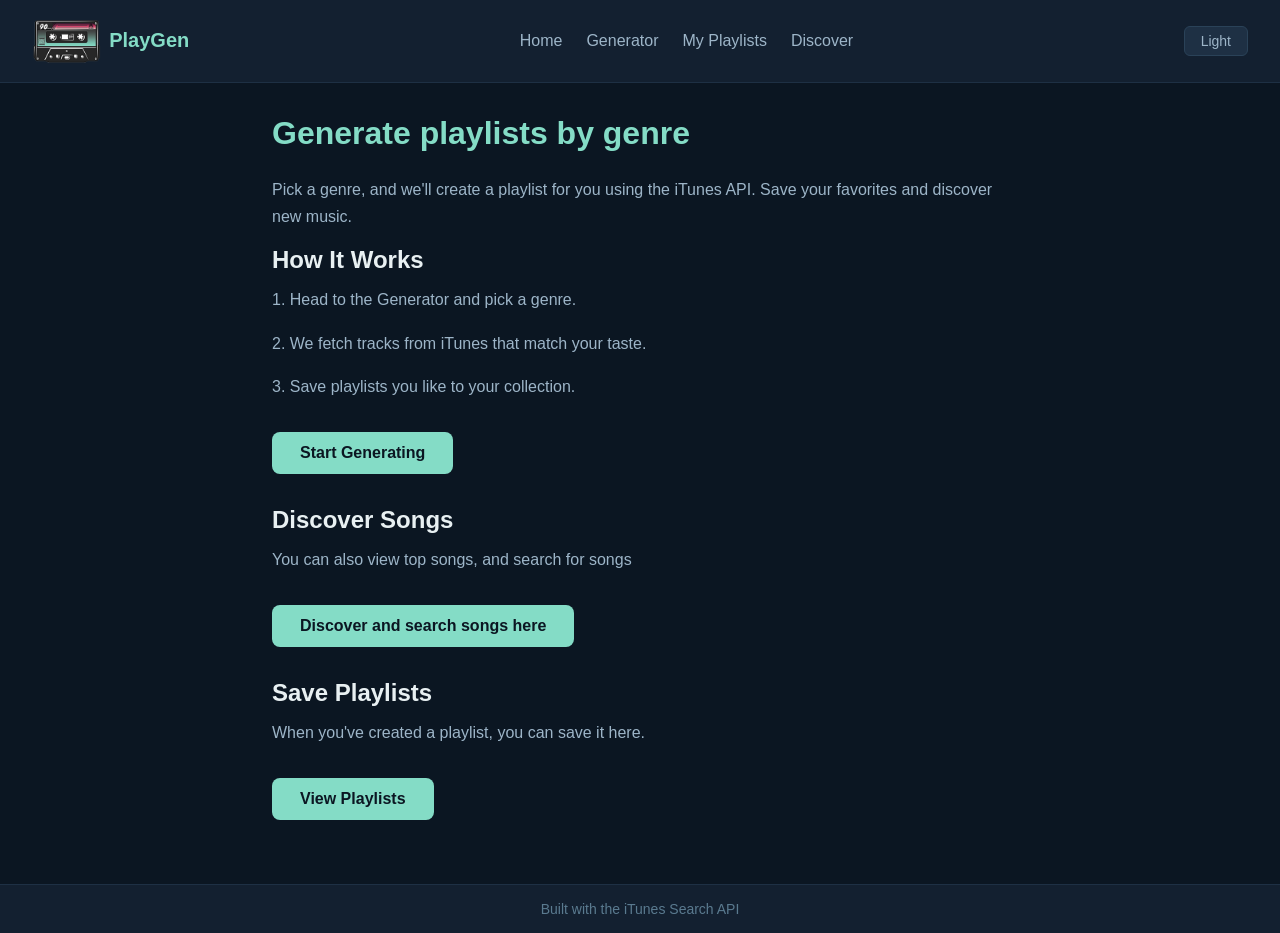
<file: index.html>
<!DOCTYPE html>
<html lang="en">
<head>
  <meta charset="UTF-8">
  <meta name="viewport" content="width=device-width, initial-scale=1.0">
  <title>PlaylistGen</title>
  <link rel="stylesheet" href="css/style.css">
</head>
<body>

  <header class="navbar">
    <div class="burgerContainer" id="burgerBtn">
      <div class="burger">
        <div></div>
        <div></div>
        <div></div>
      </div>
    </div>
    <div class="logo"><a href="index.html"><img class="logo-img" src="img/logo.png" alt="logo"> <span class="logo-text">PlayGen</span></a></div>
    <button id="themeToggle" class="theme-button">Light</button>
    <nav class="mainNav" id="mainNav">
      <ul>
        <li><a href="index.html">Home</a></li>
        <li><a href="generator.html">Generator</a></li>
        <li><a href="my_playlist.html">My Playlists</a></li>
        <li><a href="discover.html">Discover</a></li>
      </ul>
    </nav>
  </header>

  <nav class="desktop">
    <div class="logo"><a href="index.html"><img class="logo-img" src="img/logo.png" alt="logo"> <span class="logo-text">PlayGen</span></a></div>
    <ul>
      <li><a href="index.html">Home</a></li>
      <li><a href="generator.html">Generator</a></li>
      <li><a href="my_playlist.html">My Playlists</a></li>
      <li><a href="discover.html">Discover</a></li>
    </ul>
    <button class="theme-button desktop-theme" id="themeToggleDesktop">Light</button>
  </nav>

  <main>
    <div>
      <h1>Generate playlists by genre</h1>
      <p>Pick a genre, and we'll create a playlist for you using the iTunes API. Save your favorites and discover new music.</p>
      <h2>How It Works</h2>
      <p>1. Head to the Generator and pick a genre.</p>
      <p>2. We fetch tracks from iTunes that match your taste.</p>
      <p>3. Save playlists you like to your collection.</p>
      <a href="generator.html" class="cta-button">Start Generating</a>
    </div>

    <div class="discover">
      <h2>Discover Songs</h2>
      <p>You can also view top songs, and search for songs</p>
      <a href="discover.html" class="cta-button">Discover and search songs here</a>
    </div>

    <div class="playlists">
      <h2>Save Playlists</h2>
      <p>When you've created a playlist, you can save it here.</p>
      <a href="my_playlist.html" class="cta-button">View Playlists</a>
    </div>
  </main>

  <footer>Built with the iTunes Search API</footer>
  <script src="js/main.js"></script>
</body>
</html>
</file>
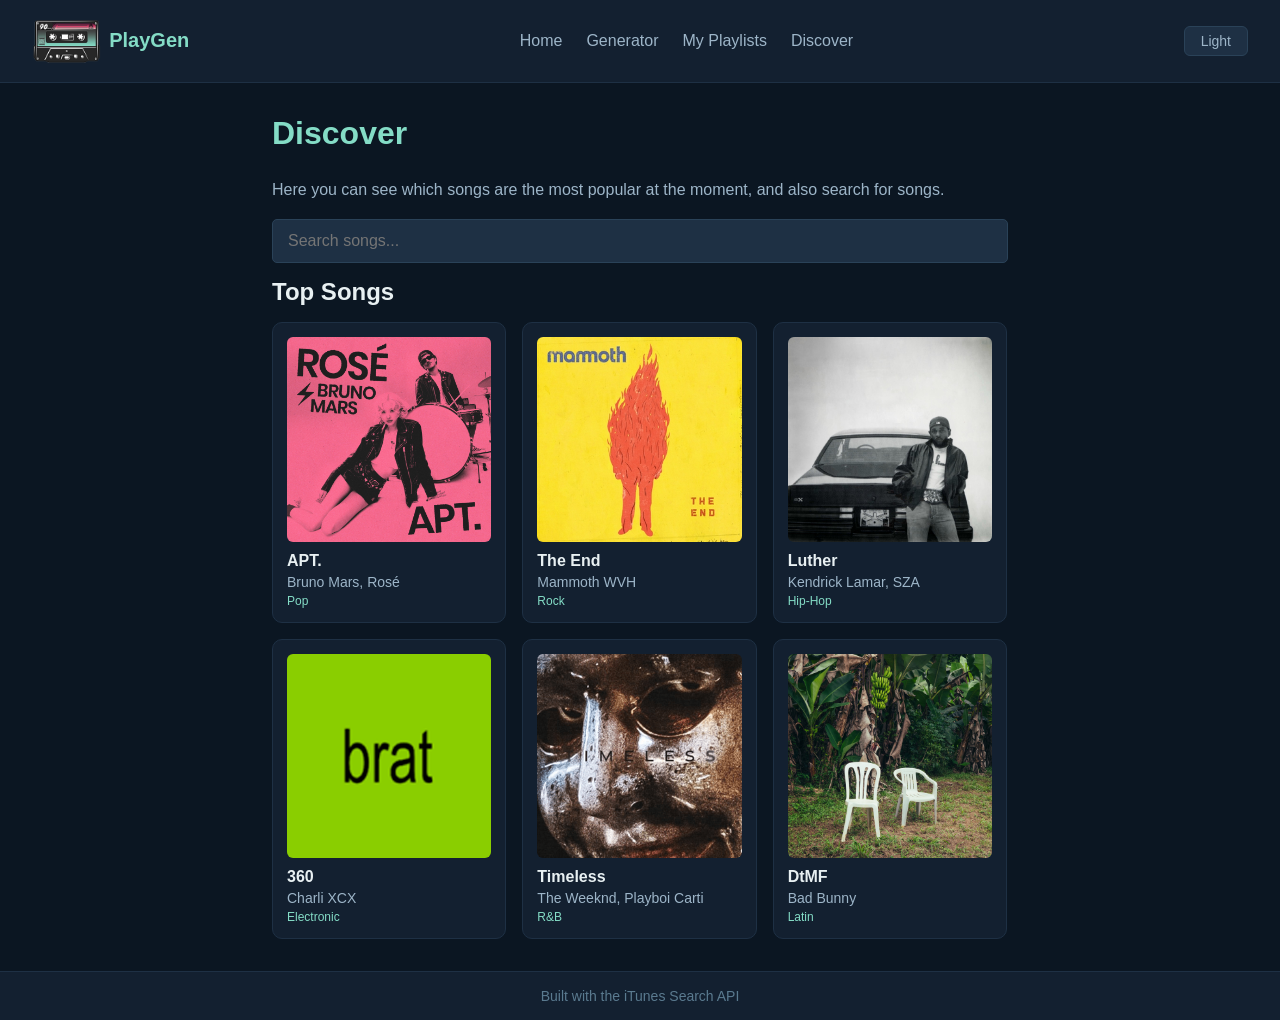
<file: discover.html>
<!DOCTYPE html>
<html lang="en">
<head>
  <meta charset="UTF-8">
  <meta name="viewport" content="width=device-width, initial-scale=1.0">
  <title>Discover - PlaylistGen</title>
  <link rel="stylesheet" href="css/style.css">
</head>
<body>

  <header class="navbar">
    <div class="burgerContainer" id="burgerBtn">
      <div class="burger">
        <div></div>
        <div></div>
        <div></div>
      </div>
    </div>
    <div class="logo"><a href="index.html"><img class="logo-img" src="img/logo.png" alt="logo"> <span class="logo-text">PlayGen</span></a></div>
    <button id="themeToggle" class="theme-button">Light</button>
    <nav class="mainNav" id="mainNav">
      <ul>
        <li><a href="index.html">Home</a></li>
        <li><a href="generator.html">Generator</a></li>
        <li><a href="my_playlist.html">My Playlists</a></li>
        <li><a href="discover.html">Discover</a></li>
      </ul>
    </nav>
  </header>

  <nav class="desktop">
    <div class="logo"><a href="index.html"><img class="logo-img" src="img/logo.png" alt="logo"> <span class="logo-text">PlayGen</span></a></div>
    <ul>
      <li><a href="index.html">Home</a></li>
      <li><a href="generator.html">Generator</a></li>
      <li><a href="my_playlist.html">My Playlists</a></li>
      <li><a href="discover.html">Discover</a></li>
    </ul>
    <button class="theme-button desktop-theme" id="themeToggleDesktop">Light</button>
  </nav>

  <main>
    <h1>Discover</h1>
    <p>Here you can see which songs are the most popular at the moment, and also search for songs.</p>
    <div class="article-filters">
      <input type="text" id="searchBar" placeholder="Search songs...">
    </div>
    <div class="top_songs">
      <h2>Top Songs</h2>
      <div class="song-grid">
        <div class="song-card">
          <img class="song-card-img" src="img/album_cover_pop.jpeg" alt="Album cover">
          <div class="song-card-title">APT.</div>
          <div class="song-card-artist">Bruno Mars, Rosé</div>
          <div class="song-card-genre">Pop</div>
        </div>
        <div class="song-card">
          <img class="song-card-img" src="img/album_cover_rock.jpg" alt="Album cover">
          <div class="song-card-title">The End</div>
          <div class="song-card-artist">Mammoth WVH</div>
          <div class="song-card-genre">Rock</div>
        </div>
        <div class="song-card">
          <img class="song-card-img" src="img/album_cover_hip-hop.jpg" alt="Album cover">
          <div class="song-card-title">Luther</div>
          <div class="song-card-artist">Kendrick Lamar, SZA</div>
          <div class="song-card-genre">Hip-Hop</div>
        </div>
        <div class="song-card">
          <img class="song-card-img" src="img/album_cover_electronic.png" alt="Album cover">
          <div class="song-card-title">360</div>
          <div class="song-card-artist">Charli XCX</div>
          <div class="song-card-genre">Electronic</div>
        </div>
        <div class="song-card">
          <img class="song-card-img" src="img/album_cover_rnb.png" alt="Album cover">
          <div class="song-card-title">Timeless</div>
          <div class="song-card-artist">The Weeknd, Playboi Carti</div>
          <div class="song-card-genre">R&B</div>
        </div>
        <div class="song-card">
          <img class="song-card-img" src="img/album_cover_latin.jpg" alt="Album cover">
          <div class="song-card-title">DtMF</div>
          <div class="song-card-artist">Bad Bunny</div>
          <div class="song-card-genre">Latin</div>
        </div>
      </div>
    </div>
  </main>

  <footer>Built with the iTunes Search API</footer>
  <script src="js/main.js"></script>
</body>
</html>
</file>
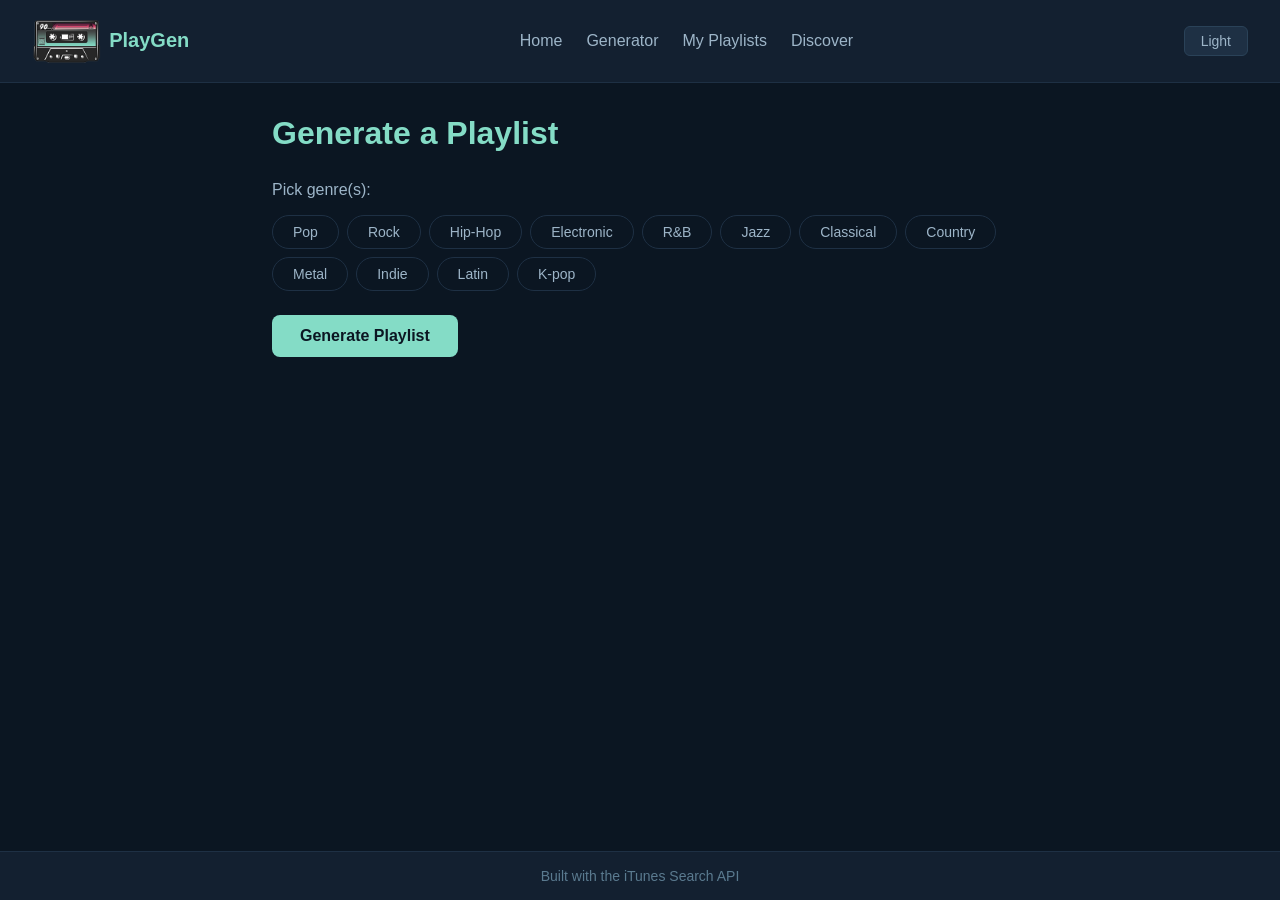
<file: generator.html>
<!DOCTYPE html>
<html lang="en">
<head>
  <meta charset="UTF-8">
  <meta name="viewport" content="width=device-width, initial-scale=1.0">
  <title>Generator - PlaylistGen</title>
  <link rel="stylesheet" href="css/style.css">
</head>
<body>

  <header class="navbar">
    <div class="burgerContainer" id="burgerBtn">
      <div class="burger">
        <div></div>
        <div></div>
        <div></div> 
      </div>
    </div>
    <div class="logo"><a href="index.html"><img class="logo-img" src="img/logo.png" alt="logo"> <span class="logo-text">PlayGen</span></a></div>
    <button id="themeToggle" class="theme-button">Light</button>
    <nav class="mainNav" id="mainNav">
      <ul>
        <li><a href="index.html">Home</a></li>
        <li><a href="generator.html">Generator</a></li>
        <li><a href="my_playlist.html">My Playlists</a></li>
        <li><a href="discover.html">Discover</a></li>
      </ul>
    </nav>
  </header>

  <nav class="desktop">
    <div class="logo"><a href="index.html"><img class="logo-img" src="img/logo.png" alt="logo"> <span class="logo-text">PlayGen</span></a></div>
    <ul>
      <li><a href="index.html">Home</a></li>
      <li><a href="generator.html">Generator</a></li>
      <li><a href="my_playlist.html">My Playlists</a></li>
      <li><a href="discover.html">Discover</a></li>
    </ul>
    <button class="theme-button desktop-theme" id="themeToggleDesktop">Light</button>
  </nav>

  <main>
    <h1>Generate a Playlist</h1>
    <div class="genre-section">
      <p>Pick genre(s):</p>
      <div class="genre-buttons" id="genres">
        <a href="#" class="genre-btn">Pop</a>
        <a href="#" class="genre-btn">Rock</a>
        <a href="#" class="genre-btn">Hip-Hop</a>
        <a href="#" class="genre-btn">Electronic</a>
        <a href="#" class="genre-btn">R&B</a>
        <a href="#" class="genre-btn">Jazz</a>
        <a href="#" class="genre-btn">Classical</a>
        <a href="#" class="genre-btn">Country</a>
        <a href="#" class="genre-btn">Metal</a>
        <a href="#" class="genre-btn">Indie</a>
        <a href="#" class="genre-btn">Latin</a>
        <a href="#" class="genre-btn">K-pop</a>
      </div>
    </div>
    <a href="#" class="generate-btn" id="generateBtn">Generate Playlist</a>
    <div id="results" class="song-list">
      <div class="song">
        <img src="img/album_cover_pop.jpeg" alt="Album cover">
        <div class="song-info">
          <div class="song-title">APT.</div>
          <div class="song-artist">Rosé, Bruno Mars</div>
          <div class="song-genre">Pop</div>
        </div>
      </div>
      <div class="song">
        <img src="img/album_cover_rock.jpg" alt="Album cover">
        <div class="song-info">
          <div class="song-title">The End</div>
          <div class="song-artist">Mammoth WVH</div>
          <div class="song-genre">Rock</div>
        </div>
      </div>
      <div class="song">
        <img src="img/album_cover_hip-hop.jpg" alt="Album cover">
        <div class="song-info">
          <div class="song-title">Luther</div>
          <div class="song-artist">Kendrick Lamar, SZA</div>
          <div class="song-genre">Hip-Hop</div>
        </div>
      </div>
      <div class="song">
        <img src="img/album_cover_electronic.png" alt="Album cover">
        <div class="song-info">
          <div class="song-title">360</div>
          <div class="song-artist">Charli XCX</div>
          <div class="song-genre">Electronic</div>
        </div>
      </div>
      <div class="song">
        <img src="img/album_cover_rnb.png" alt="Album cover">
        <div class="song-info">
          <div class="song-title">Timeless</div>
          <div class="song-artist">The Weeknd, Playboi Carti</div>
          <div class="song-genre">R&B</div>
        </div>
      </div>
      <div class="song">
        <img src="img/album_cover_latin.jpg" alt="Album cover">
        <div class="song-info">
          <div class="song-title">DtMF</div>
          <div class="song-artist">Bad Bunny</div>
          <div class="song-genre">Latin</div>
        </div>
        </div>
        </div>
  </main>

  <footer>Built with the iTunes Search API</footer>
  <script src="js/main.js"></script>
</body>
</html>
</file>
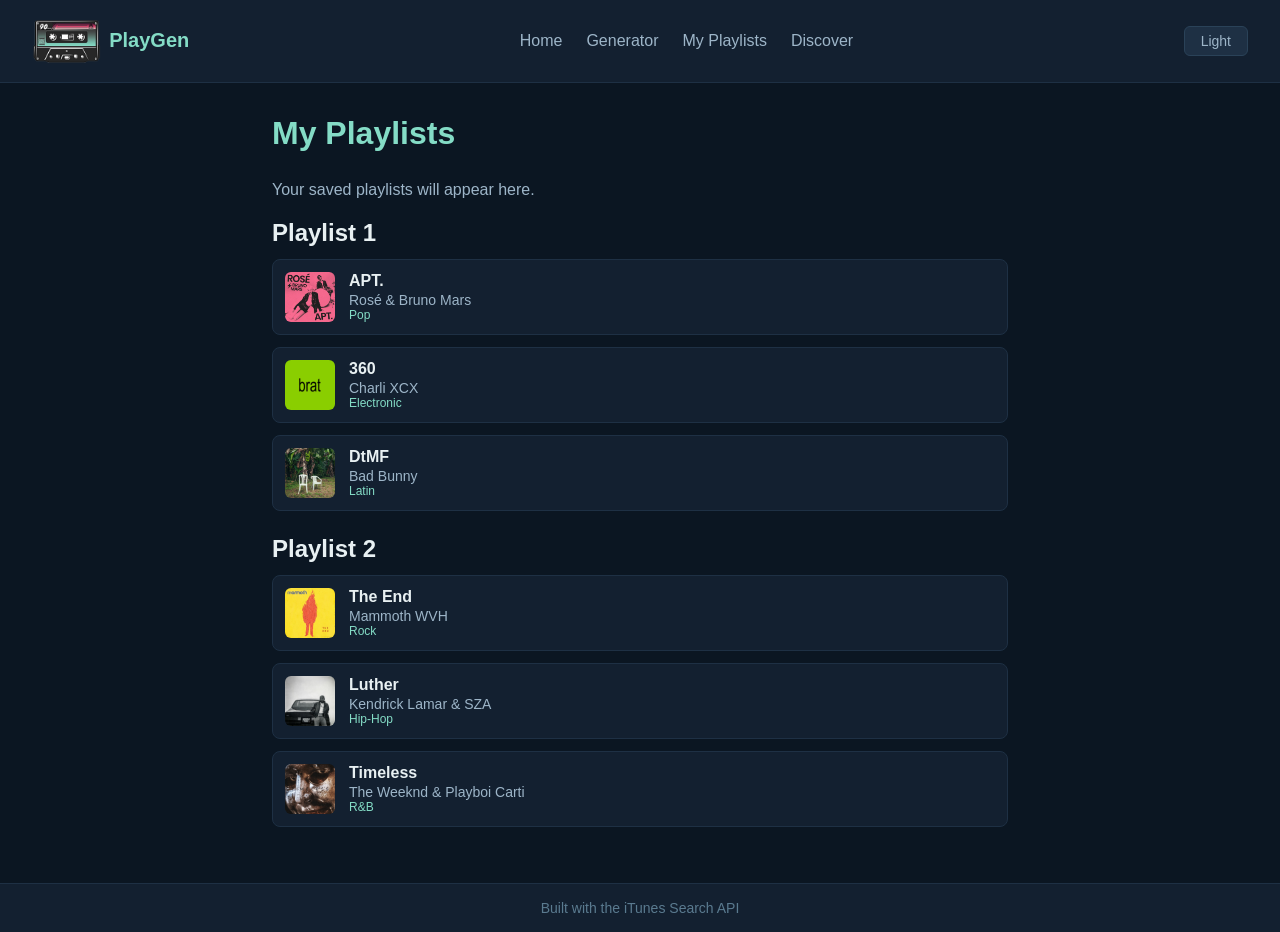
<file: my_playlist.html>
<!DOCTYPE html>
<html lang="en">
<head>
  <meta charset="UTF-8">
  <meta name="viewport" content="width=device-width, initial-scale=1.0">
  <title>My Playlists - PlaylistGen</title>
  <link rel="stylesheet" href="css/style.css">
</head>
<body>

  <header class="navbar">
    <div class="burgerContainer" id="burgerBtn">
      <div class="burger">
        <div></div>
        <div></div>
        <div></div>
      </div>
    </div>
    <div class="logo"><a href="index.html"><img class="logo-img" src="img/logo.png" alt="logo"> <span class="logo-text">PlayGen</span></a></div>
    <button id="themeToggle" class="theme-button">Light</button>
    <nav class="mainNav" id="mainNav">
      <ul>
        <li><a href="index.html">Home</a></li>
        <li><a href="generator.html">Generator</a></li>
        <li><a href="my_playlist.html">My Playlists</a></li>
        <li><a href="discover.html">Discover</a></li>
      </ul>
    </nav>
  </header>

  <nav class="desktop">
    <div class="logo"><a href="index.html"><img class="logo-img" src="img/logo.png" alt="logo"> <span class="logo-text">PlayGen</span></a></div>
    <ul>
      <li><a href="index.html">Home</a></li>
      <li><a href="generator.html">Generator</a></li>
      <li><a href="my_playlist.html">My Playlists</a></li>
      <li><a href="discover.html">Discover</a></li>
    </ul>
    <button class="theme-button desktop-theme" id="themeToggleDesktop">Light</button>
  </nav>

  <main>
    <h1>My Playlists</h1>
    <p>Your saved playlists will appear here.</p>
 
    <h2>Playlist 1</h2>
    <div class="song-list">
      <div class="song">
        <img src="img/album_cover_pop.jpeg" alt="Album cover">
        <div class="song-info">
          <div class="song-title">APT.</div>
          <div class="song-artist">Rosé & Bruno Mars</div>
          <div class="song-genre">Pop</div>
        </div>
      </div>
      <div class="song">
        <img src="img/album_cover_electronic.png" alt="Album cover">
        <div class="song-info">
          <div class="song-title">360</div>
          <div class="song-artist">Charli XCX</div>
          <div class="song-genre">Electronic</div>
        </div>
      </div>
      <div class="song">
        <img src="img/album_cover_latin.jpg" alt="Album cover">
        <div class="song-info">
          <div class="song-title">DtMF</div>
          <div class="song-artist">Bad Bunny</div>
          <div class="song-genre">Latin</div>
        </div>
      </div>
    </div>
 
    <h2>Playlist 2</h2>
    <div class="song-list">
      <div class="song">
        <img src="img/album_cover_rock.jpg" alt="Album cover">
        <div class="song-info">
          <div class="song-title">The End</div>
          <div class="song-artist">Mammoth WVH</div>
          <div class="song-genre">Rock</div>
        </div>
      </div>
      <div class="song">
        <img src="img/album_cover_hip-hop.jpg" alt="Album cover">
        <div class="song-info">
          <div class="song-title">Luther</div>
          <div class="song-artist">Kendrick Lamar & SZA</div>
          <div class="song-genre">Hip-Hop</div>
        </div>
      </div>
      <div class="song">
        <img src="img/album_cover_rnb.png" alt="Album cover">
        <div class="song-info">
          <div class="song-title">Timeless</div>
          <div class="song-artist">The Weeknd & Playboi Carti</div>
          <div class="song-genre">R&B</div>
        </div>
      </div>
    </div>
  </main>

  <footer>Built with the iTunes Search API</footer>
  <script src="js/main.js"></script>
</body>
</html>
</file>
<file: css/style.css>
* {
  margin: 0;
  padding: 0;
  box-sizing: border-box;
}

body {
  background: #0B1622;
  color: #E8F0F2;
  font-family: sans-serif;
  min-height: 100vh;
  display: flex;
  flex-direction: column;
}

a {
  color: #84DCC6;
}

nav.desktop {
  background: #132030;
  border-bottom: 1px solid #1E3044;
  padding: 16px 32px;
  display: flex;
  justify-content: space-between;
  align-items: center;
}

nav.desktop .logo {
  font-size: 20px;
  font-weight: bold;
}

nav.desktop .logo a {
  text-decoration: none;
  color: #84DCC6;
}

nav.desktop ul {
  list-style: none;
  display: flex;
  gap: 24px;
}

nav.desktop ul a {
  text-decoration: none;
  color: #9DB5C8;
}

nav.desktop ul a:hover {
  color: #84DCC6;
}

.navbar {
  display: none;
}

main {
  flex: 1;
  padding: 32px;
  max-width: 800px;
  margin: 0 auto;
  width: 100%;
}

h1 {
  color: #84DCC6;
  margin-bottom: 24px;
}

h2 {
  margin-bottom: 12px;
}

p {
  color: #9DB5C8;
  line-height: 1.7;
  margin-bottom: 16px;
}

footer {
  background: #132030;
  border-top: 1px solid #1E3044;
  padding: 16px 32px;
  text-align: center;
  color: #5A7A8F;
  font-size: 14px;
}

.cta-button {
  display: inline-block;
  margin-top: 16px;
  margin-bottom: 32px;
  padding: 12px 28px;
  background: #84DCC6;
  color: #0B1622;
  text-decoration: none;
  border-radius: 8px;
  font-weight: bold;
}

.cta-button:hover {
  background: #9EEBD6;
}

.genre-section {
  margin-bottom: 24px;
}

.genre-section p {
  color: #9DB5C8;
  margin-bottom: 12px;
}

.genre-buttons {
  display: flex;
  flex-wrap: wrap;
  gap: 8px;
}

.genre-btn {
  padding: 8px 20px;
  border: 1px solid #1E3044;
  border-radius: 20px;
  background: none;
  color: #9DB5C8;
  font-size: 14px;
  cursor: pointer;
  text-decoration: none;
}

.genre-btn:hover {
  border-color: #84DCC6;
  color: #84DCC6;
}

.genre-btn.active {
  background: #84DCC6;
  color: #0B1622;
  border-color: #84DCC6;
  font-weight: bold;
}

.generate-btn {
  display: inline-block;
  padding: 12px 28px;
  background: #84DCC6;
  color: #0B1622;
  border: none;
  border-radius: 8px;
  font-size: 16px;
  font-weight: bold;
  cursor: pointer;
  margin-bottom: 24px;
  text-decoration: none;
}

.generate-btn:hover {
  background: #9EEBD6;
}

.generate-btn:disabled {
  background: #1E3044;
  color: #5A7A8F;
  cursor: not-allowed;
}

.loading {
  color: #84DCC6;
  margin: 20px 0;
}

.song-list {
  display: flex;
  flex-direction: column;
  gap: 12px;
  margin-bottom: 24px;
}

#results {
  display: none;
}

.song {
  display: flex;
  align-items: center;
  gap: 14px;
  background: #132030;
  border: 1px solid #1E3044;
  border-radius: 8px;
  padding: 12px;
}

.song img {
  width: 50px;
  height: 50px;
  border-radius: 6px;
}

.song-info {
  flex: 1;
}

.song-title {
  font-weight: bold;
  margin-bottom: 2px;
}

.song-artist {
  color: #9DB5C8;
  font-size: 14px;
}

.song-genre {
  color: #84DCC6;
  font-size: 12px;
}

#searchBar {
  width: 100%;
  padding: 12px 15px;
  font-size: 1rem;
  background: #1E3044;
  border: 1px solid #2A4258;
  color: #84DCC6;
  border-radius: 5px;
  margin-bottom: 15px;
}

#searchBar:focus {
  outline: none;
  border-color: #84DCC6;
}

.song-grid {
  display: flex;
  flex-wrap: wrap;
  gap: 16px;
  margin-top: 16px;
}

.song-card {
  background: #132030;
  border: 1px solid #1E3044;
  border-radius: 10px;
  padding: 14px;
  width: calc(33.333% - 11px);
  min-width: 0;
}

.song-card-img {
  width: 100%;
  aspect-ratio: 1;
  object-fit: cover;
  border-radius: 6px;
  margin-bottom: 10px;
  background: #1E3044;
  display: block;
}

.song-card-title {
  font-weight: bold;
  margin-bottom: 4px;
}

.song-card-artist {
  color: #9DB5C8;
  font-size: 14px;
  margin-bottom: 4px;
}

.song-card-genre {
  color: #84DCC6;
  font-size: 12px;
}

.theme-button {
  display: none;
}

.desktop-theme {
  display: block;
  background: #1E3044;
  border: 1px solid #2A4258;
  color: #9DB5C8;
  padding: 6px 16px;
  border-radius: 6px;
  cursor: pointer;
  font-size: 14px;
}

.desktop-theme:hover {
  border-color: #84DCC6;
  color: #84DCC6;
}

[data-theme="light"] body {
  background: #f5f7fa;
  color: #333;
}

[data-theme="light"] h1,
[data-theme="light"] h2 {
  color: #2a7a68;
}

[data-theme="light"] p {
  color: #555;
}

[data-theme="light"] a {
  color: #2a7a68;
}

[data-theme="light"] nav.desktop {
  background: #fff;
  border-bottom: 1px solid #ddd;
}

[data-theme="light"] nav.desktop ul a {
  color: #555;
}

[data-theme="light"] nav.desktop ul a:hover {
  color: #2a7a68;
}

[data-theme="light"] .desktop-theme {
  background: #eee;
  border-color: #ccc;
  color: #555;
}

[data-theme="light"] .desktop-theme:hover {
  border-color: #2a7a68;
  color: #2a7a68;
}

[data-theme="light"] footer {
  background: #fff;
  border-top: 1px solid #ddd;
  color: #999;
}

[data-theme="light"] .cta-button {
  background: #2a7a68;
  color: #fff;
}

[data-theme="light"] .cta-button:hover {
  background: #35947e;
}

[data-theme="light"] .genre-btn {
  border-color: #ccc;
  color: #555;
}

[data-theme="light"] .genre-btn:hover {
  border-color: #2a7a68;
  color: #2a7a68;
}

[data-theme="light"] .genre-btn.active {
  background: #2a7a68;
  color: #fff;
  border-color: #2a7a68;
}

[data-theme="light"] .generate-btn {
  background: #2a7a68;
  color: #fff;
}

[data-theme="light"] .generate-btn:hover {
  background: #35947e;
}

[data-theme="light"] .song-card {
  background: #fff;
  border-color: #ddd;
}

[data-theme="light"] .song-card-img {
  background: #eee;
}

[data-theme="light"] .song-card-artist {
  color: #777;
}

[data-theme="light"] .song-card-genre {
  color: #2a7a68;
}

[data-theme="light"] .song {
  background: #fff;
  border-color: #ddd;
}

[data-theme="light"] .song-artist {
  color: #777;
}

[data-theme="light"] .song-genre {
  color: #2a7a68;
}

[data-theme="light"] #searchBar {
  background: #fff;
  border-color: #ccc;
  color: #333;
}

[data-theme="light"] #searchBar:focus {
  border-color: #2a7a68;
}

.logo a{
  height: 100%;
  display: flex;
  align-items: center;
  gap: 8px;
  text-decoration: none;
}

.logo-text {
  margin:auto;
}

.logo-img {
  max-height: 50px;
}

@media (max-width: 1000px) {
  nav.desktop {
    display: none;
  }

  .navbar {
    display: flex;
    background: #132030;
    border-bottom: 1px solid #1E3044;
    padding: 16px 32px;
    align-items: center;
    justify-content: center;
    position: relative;
  }

  .mobile_logo a {
    font-size: 20px;
    font-weight: bold;
    color: #84DCC6;
    text-decoration: none;
  }

  .burgerContainer {
    position: absolute;
    left: 20px;
    width: 35px;
    height: 30px;
    cursor: pointer;
  }

  .burger {
    display: flex;
    flex-direction: column;
    gap: 5px;
    justify-content: center;
    height: 100%;
  }

  .burger div {
    height: 3px;
    background: white;
    transition: 0.3s;
  }

  .burgerContainer.open .burger div:nth-child(1) {
    transform: rotate(45deg) translate(5px, 5px);
  }

  .burgerContainer.open .burger div:nth-child(2) {
    opacity: 0;
  }

  .burgerContainer.open .burger div:nth-child(3) {
    transform: rotate(-45deg) translate(7px, -6px);
  }

  .mainNav {
    position: absolute;
    top: 100%;
    left: 0;
    z-index: 100;
    background: #132030;
    min-width: 200px;
    border: 1px solid #1E3044;
    border-radius: 0 0 8px 0;
  }

  .mainNav ul {
    display: none;
    list-style: none;
  }

  .mainNav.showNav ul {
    display: block;
  }

  .mainNav ul li a {
    display: block;
    padding: 12px 20px;
    color: #9DB5C8;
    text-decoration: none;
  }

  .mainNav ul li a:hover {
    background: #1E3044;
    color: #84DCC6;
  }

  .song-card {
    width: calc(50% - 8px);
  }

  .theme-button {
    display: block;
    position: absolute;
    right: 20px;
    background: #1E3044;
    border: 1px solid #2A4258;
    color: #9DB5C8;
    padding: 6px 14px;
    border-radius: 6px;
    cursor: pointer;
    font-size: 13px;
  }

  .theme-button:hover {
    border-color: #84DCC6;
    color: #84DCC6;
  }

  .desktop-theme {
    display: none;
  }

  [data-theme="light"] .navbar {
    background: #fff;
    border-bottom: 1px solid #ddd;
  }

  [data-theme="light"] .mobile_logo a {
    color: #2a7a68;
  }

  [data-theme="light"] .burger div {
    background: #555;
  }

  [data-theme="light"] .theme-button {
    background: #eee;
    border-color: #ccc;
    color: #555;
  }

  [data-theme="light"] .mainNav {
    background: #fff;
    border-color: #ddd;
  }

  [data-theme="light"] .mainNav ul li a {
    color: #555;
  }

  [data-theme="light"] .mainNav ul li a:hover {
    background: #f0f4f8;
    color: #2a7a68;
  }

}
</file>
